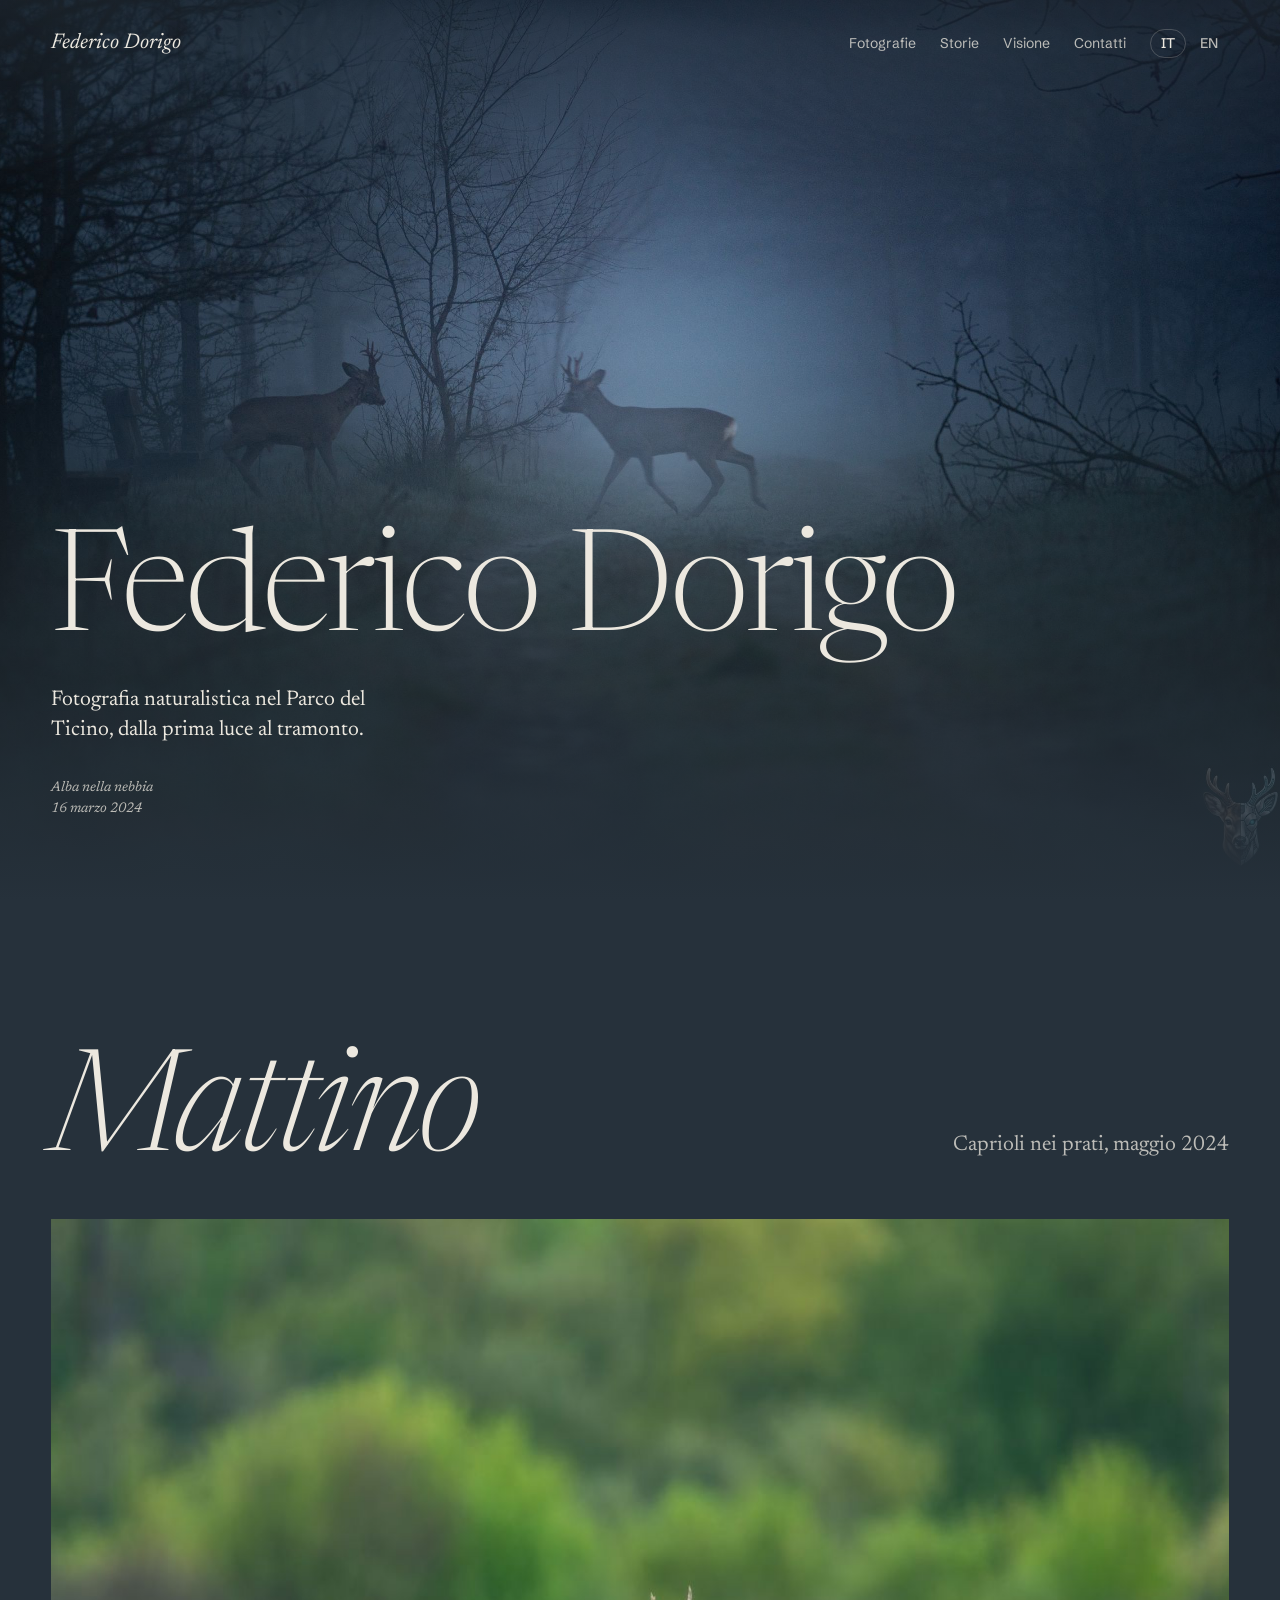
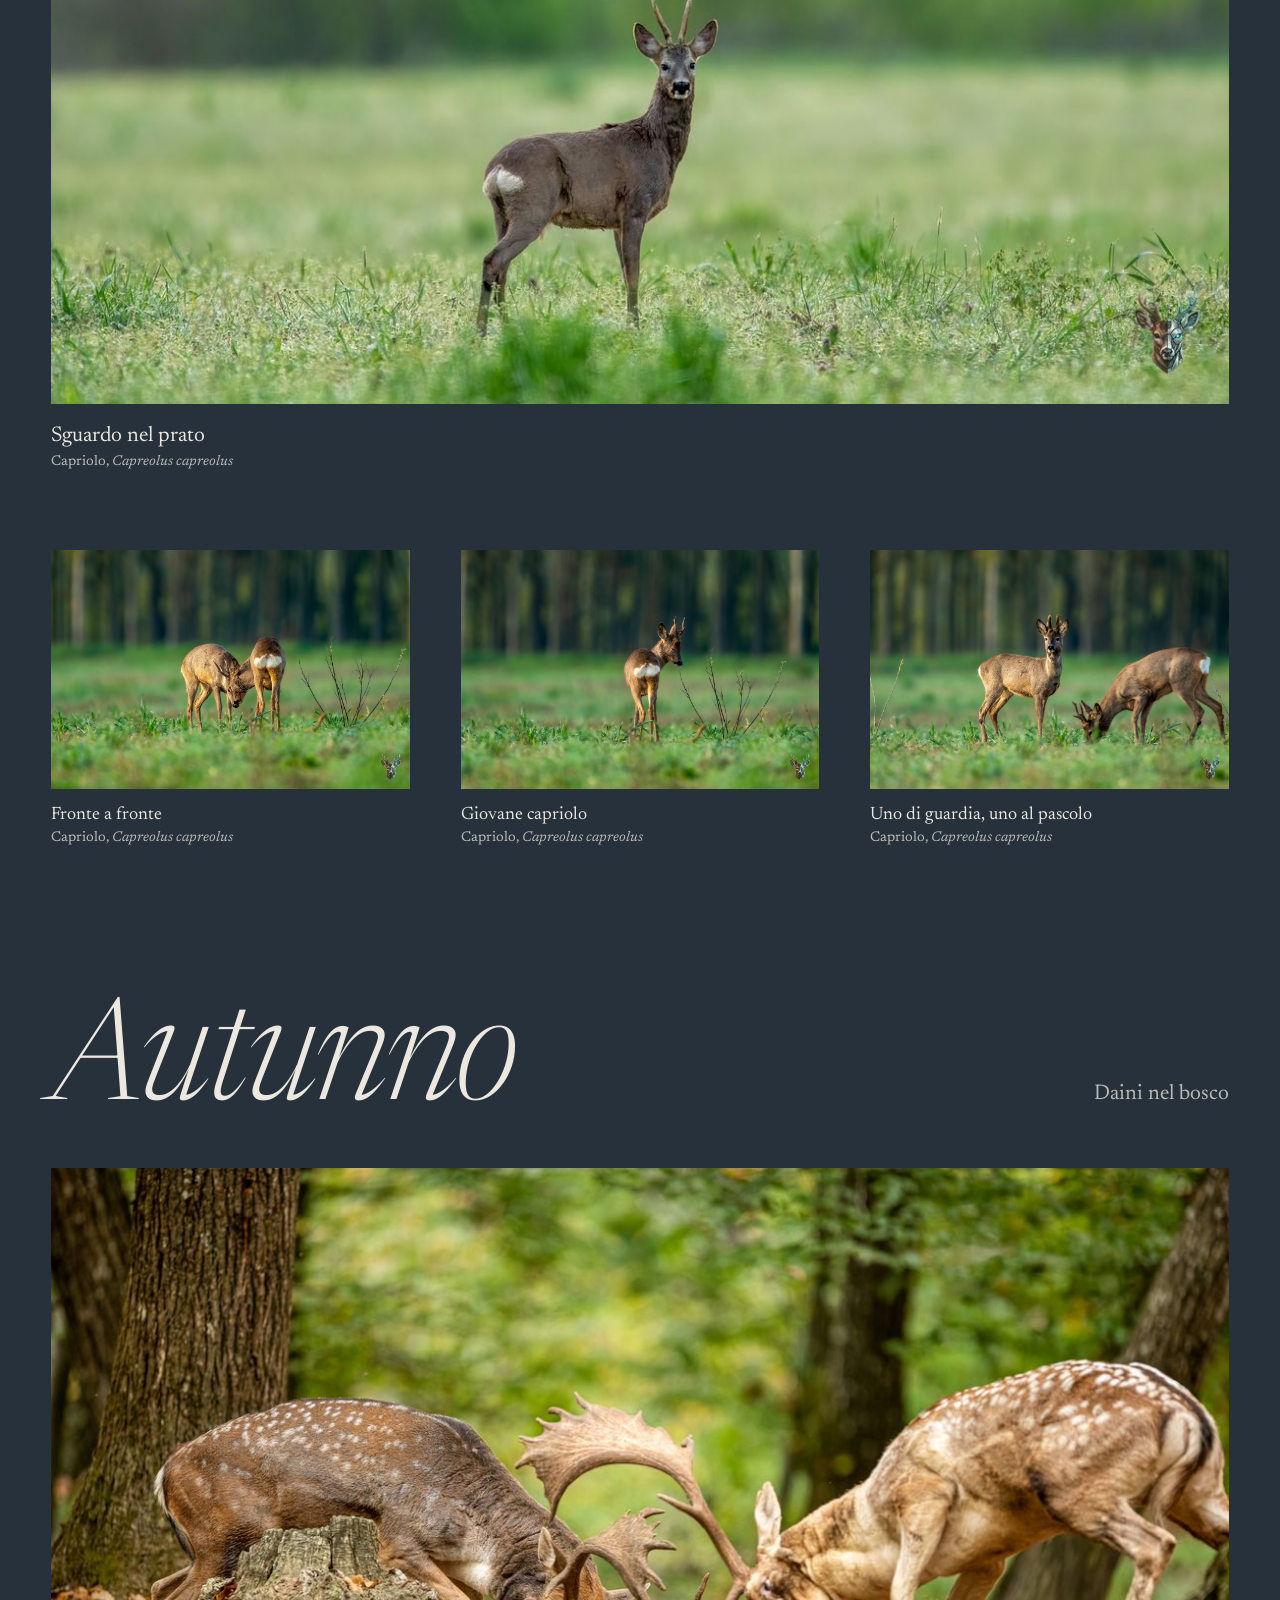
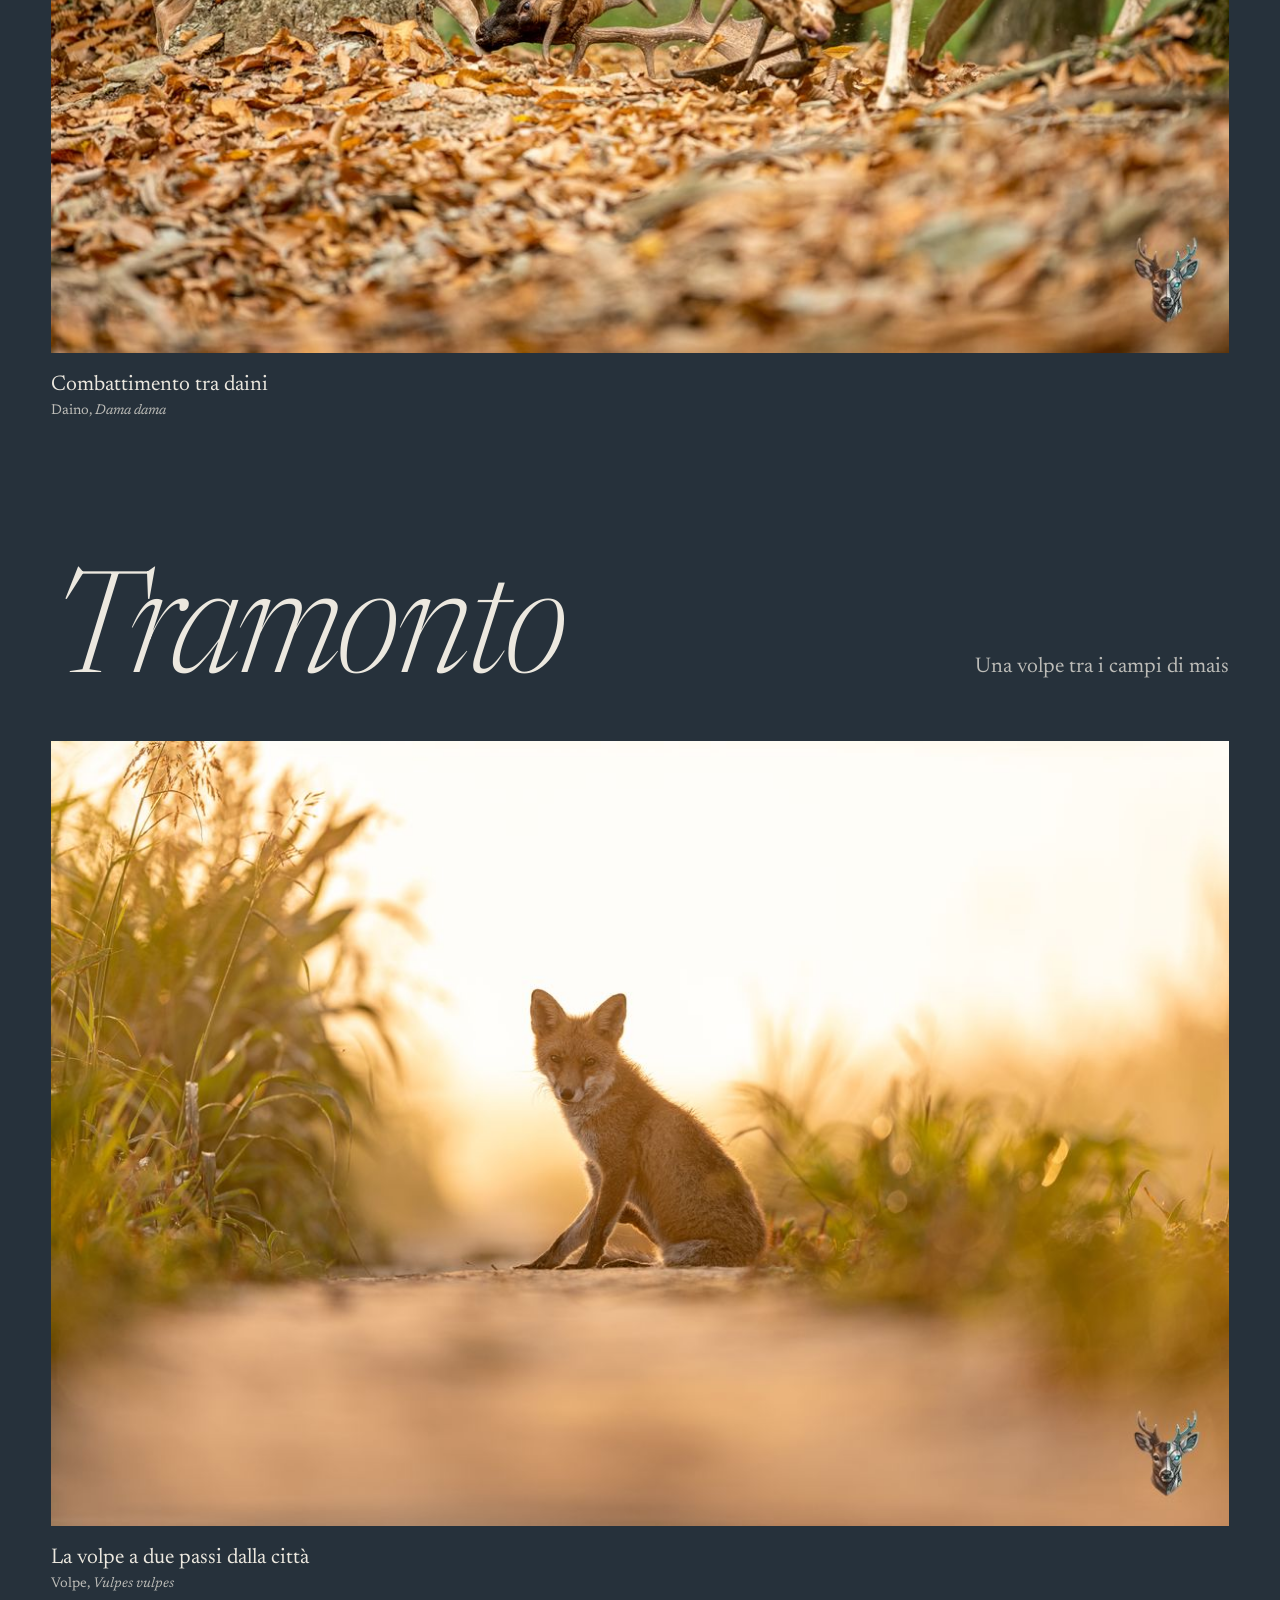
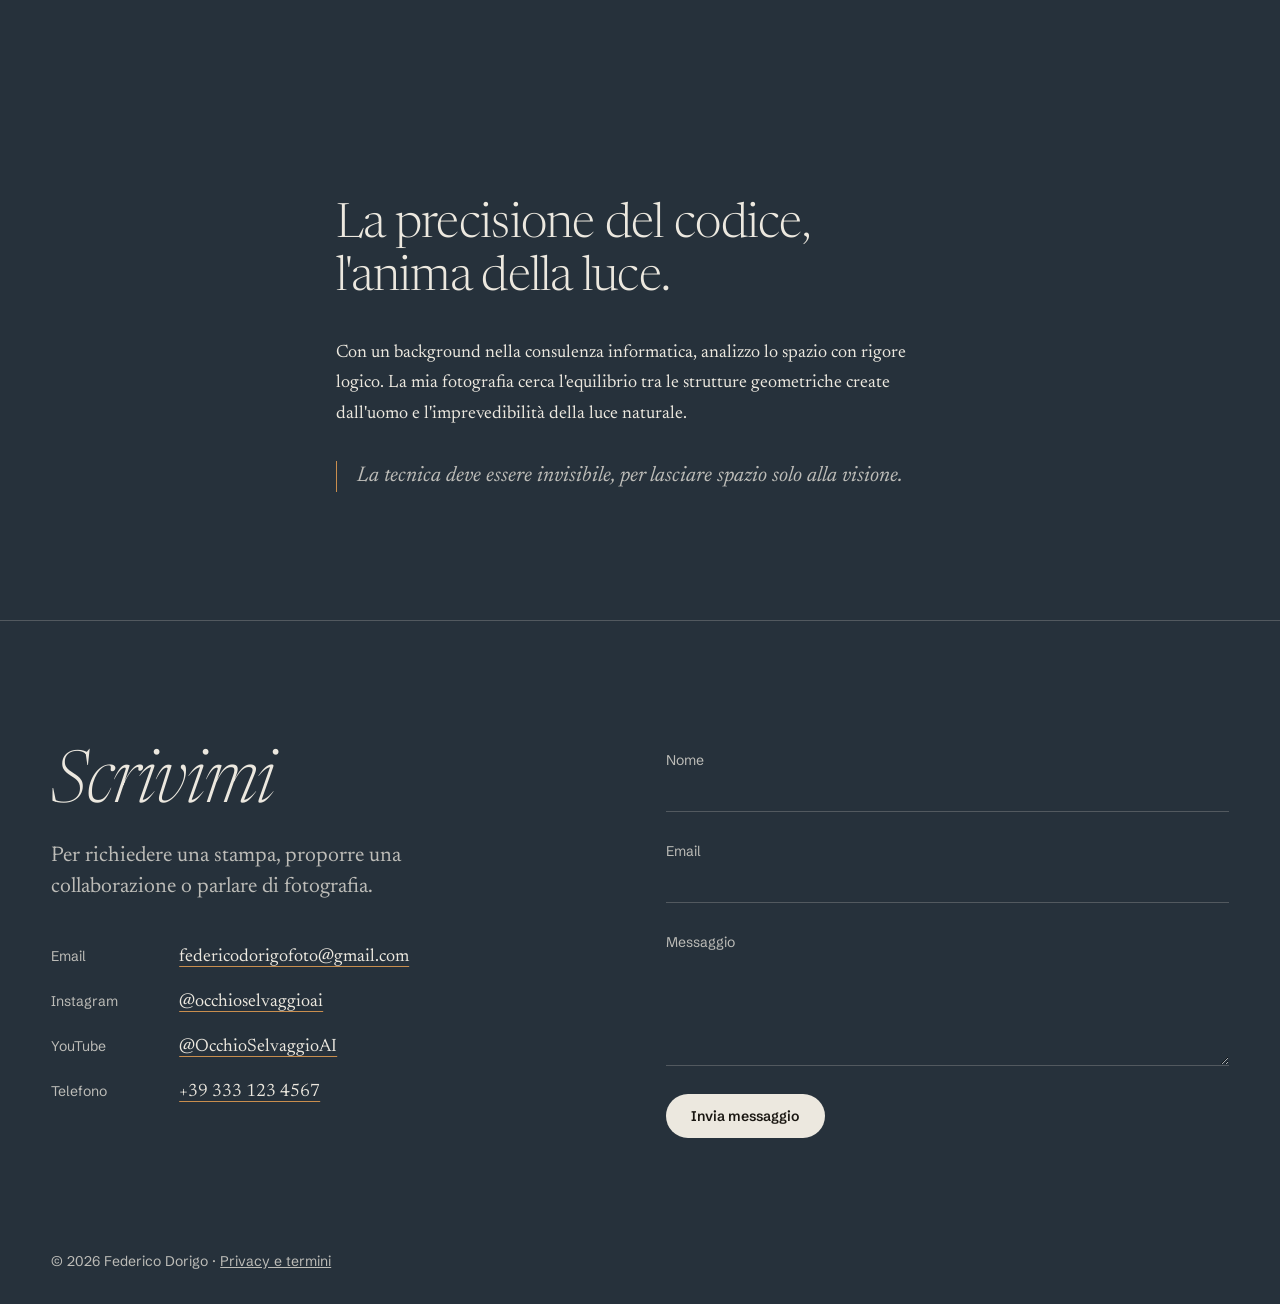
<file: index.html>
<!DOCTYPE html>
<html lang="it" data-title-en="Federico Dorigo | Wildlife photography">
<head>
    <meta charset="UTF-8">
    <meta name="viewport" content="width=device-width, initial-scale=1.0">
    <title>Federico Dorigo | Fotografia naturalistica</title>
    <meta name="description" content="Fotografie di caprioli, daini e volpi nel Parco del Ticino, dall'alba al tramonto.">

    <link rel="preconnect" href="https://fonts.googleapis.com">
    <link rel="preconnect" href="https://fonts.gstatic.com" crossorigin>
    <link href="https://fonts.googleapis.com/css2?family=Newsreader:ital,opsz,wght@0,6..72,200..700;1,6..72,200..700&family=Schibsted+Grotesk:wght@400;500;600&display=swap" rel="stylesheet">

    <link rel="preload" as="image" href="assets/images/web/albe-nella-nebbia-20240316-2400.jpg"
          imagesrcset="assets/images/web/albe-nella-nebbia-20240316-1200.jpg 1200w, assets/images/web/albe-nella-nebbia-20240316-2400.jpg 2400w"
          imagesizes="100vw">
    <link rel="stylesheet" href="assets/css/style.css">
</head>
<body data-tone="fog">

    <a class="skip-link" href="#giornata" data-en="Skip to the photographs">Vai alle fotografie</a>

    <header class="site-header">
        <a class="wordmark" href="index.html">Federico Dorigo</a>
        <nav class="site-nav" aria-label="Principale" data-en-aria-label="Main">
            <a href="#giornata" data-en="Photographs">Fotografie</a>
            <a href="blog/blog.html" data-en="Stories">Storie</a>
            <a href="#visione" data-en="About">Visione</a>
            <a href="#contatti" data-en="Contact">Contatti</a>
        </nav>
        <div class="lang-switch" role="group" aria-label="Lingua" data-en-aria-label="Language">
            <button type="button" data-lang="it" aria-pressed="true">IT</button>
            <button type="button" data-lang="en" aria-pressed="false">EN</button>
        </div>
    </header>

    <main>
        <!-- Ingresso: la prima luce, nella nebbia -->
        <section class="hero" data-tone="fog">
            <img class="hero-img"
                 src="assets/images/web/albe-nella-nebbia-20240316-2400.jpg"
                 srcset="assets/images/web/albe-nella-nebbia-20240316-1200.jpg 1200w, assets/images/web/albe-nella-nebbia-20240316-2400.jpg 2400w"
                 sizes="100vw"
                 alt="Due caprioli attraversano un sentiero nel bosco avvolto dalla nebbia blu prima dell'alba"
                 data-en-alt="Two roe deer cross a woodland path wrapped in blue fog before sunrise">
            <div class="hero-text">
                <h1>Federico Dorigo</h1>
                <p class="hero-lede" data-en="Wildlife photography in the Parco del Ticino, from first light to sunset.">Fotografia naturalistica nel Parco del Ticino, dalla prima luce al tramonto.</p>
                <p class="field-note">
                    <span data-en="Dawn in the fog">Alba nella nebbia</span><br>
                    <span data-en="16 March 2024">16 marzo 2024</span>
                </p>
            </div>
        </section>

        <!-- La giornata: le foto in ordine di luce -->
        <div id="giornata" class="day">

            <section class="chapter" data-tone="moss" aria-labelledby="mattino">
                <header class="chapter-head">
                    <h2 id="mattino" data-en="Morning">Mattino</h2>
                    <p data-en="Roe deer in the meadows, May 2024">Caprioli nei prati, maggio 2024</p>
                </header>

                <figure class="photo photo--lead">
                    <button type="button" class="photo-open" aria-label="Apri a schermo intero" data-en-aria-label="View full screen">
                        <img src="assets/images/web/capriolo-202405507-4-2400.jpg"
                             srcset="assets/images/web/capriolo-202405507-4-1200.jpg 1200w, assets/images/web/capriolo-202405507-4-2400.jpg 2400w"
                             sizes="(min-width: 1400px) 1320px, 92vw"
                             width="2400" height="1598" loading="lazy"
                             alt="Un capriolo maschio fermo nel prato guarda verso l'obiettivo, alle spalle una siepe verde sfocata"
                             data-en-alt="A roe buck stands still in the meadow looking toward the lens, a soft green hedge behind him">
                    </button>
                    <figcaption>
                        <span class="photo-title" data-en="Eye to eye in the meadow">Sguardo nel prato</span>
                        <span class="photo-species" data-en="Roe deer, <i>Capreolus capreolus</i>">Capriolo, <i>Capreolus capreolus</i></span>
                    </figcaption>
                </figure>

                <div class="photo-row">
                    <figure class="photo">
                        <button type="button" class="photo-open" aria-label="Apri a schermo intero" data-en-aria-label="View full screen">
                            <img src="assets/images/web/capriolo-202405507-2-1200.jpg"
                                 srcset="assets/images/web/capriolo-202405507-2-1200.jpg 1200w, assets/images/web/capriolo-202405507-2-2400.jpg 2400w"
                                 sizes="(min-width: 900px) 30vw, 92vw"
                                 width="2400" height="1598" loading="lazy"
                                 alt="Due caprioli accostano la testa nel prato davanti a un filare di pioppi"
                                 data-en-alt="Two roe deer press their heads together in the meadow in front of a row of poplars">
                        </button>
                        <figcaption>
                            <span class="photo-title" data-en="Head to head">Fronte a fronte</span>
                            <span class="photo-species" data-en="Roe deer, <i>Capreolus capreolus</i>">Capriolo, <i>Capreolus capreolus</i></span>
                        </figcaption>
                    </figure>

                    <figure class="photo">
                        <button type="button" class="photo-open" aria-label="Apri a schermo intero" data-en-aria-label="View full screen">
                            <img src="assets/images/web/capriolo-202405507-3-1200.jpg"
                                 srcset="assets/images/web/capriolo-202405507-3-1200.jpg 1200w, assets/images/web/capriolo-202405507-3-2400.jpg 2400w"
                                 sizes="(min-width: 900px) 30vw, 92vw"
                                 width="2400" height="1598" loading="lazy"
                                 alt="Un giovane capriolo si volta a guardare indietro tra gli steli d'erba"
                                 data-en-alt="A young roe deer turns to look back between the grass stems">
                        </button>
                        <figcaption>
                            <span class="photo-title" data-en="Young roe deer">Giovane capriolo</span>
                            <span class="photo-species" data-en="Roe deer, <i>Capreolus capreolus</i>">Capriolo, <i>Capreolus capreolus</i></span>
                        </figcaption>
                    </figure>

                    <figure class="photo">
                        <button type="button" class="photo-open" aria-label="Apri a schermo intero" data-en-aria-label="View full screen">
                            <img src="assets/images/web/capriolo-202405507-1200.jpg"
                                 srcset="assets/images/web/capriolo-202405507-1200.jpg 1200w, assets/images/web/capriolo-202405507-2400.jpg 2400w"
                                 sizes="(min-width: 900px) 30vw, 92vw"
                                 width="2400" height="1598" loading="lazy"
                                 alt="Un capriolo maschio in piedi osserva mentre un secondo pascola accanto a lui"
                                 data-en-alt="A roe buck stands watch while a second one grazes beside him">
                        </button>
                        <figcaption>
                            <span class="photo-title" data-en="One keeps watch, one grazes">Uno di guardia, uno al pascolo</span>
                            <span class="photo-species" data-en="Roe deer, <i>Capreolus capreolus</i>">Capriolo, <i>Capreolus capreolus</i></span>
                        </figcaption>
                    </figure>
                </div>
            </section>

            <section class="chapter" data-tone="rust" aria-labelledby="autunno">
                <header class="chapter-head">
                    <h2 id="autunno" data-en="Autumn">Autunno</h2>
                    <p data-en="Fallow deer in the woods">Daini nel bosco</p>
                </header>

                <figure class="photo photo--lead">
                    <button type="button" class="photo-open" aria-label="Apri a schermo intero" data-en-aria-label="View full screen">
                        <img src="assets/images/web/daino-combattimento-1-2400.jpg"
                             srcset="assets/images/web/daino-combattimento-1-1200.jpg 1200w, assets/images/web/daino-combattimento-1-2400.jpg 2400w"
                             sizes="(min-width: 1400px) 1320px, 92vw"
                             width="2400" height="1600" loading="lazy"
                             alt="Due daini maschi si scontrano con i palchi incrociati sulle foglie secche del bosco"
                             data-en-alt="Two fallow bucks clash with locked antlers on the dry leaves of the forest floor">
                    </button>
                    <figcaption>
                        <span class="photo-title" data-en="Fallow bucks fighting">Combattimento tra daini</span>
                        <span class="photo-species" data-en="Fallow deer, <i>Dama dama</i>">Daino, <i>Dama dama</i></span>
                    </figcaption>
                </figure>
            </section>

            <section class="chapter" data-tone="dusk" aria-labelledby="tramonto">
                <header class="chapter-head">
                    <h2 id="tramonto" data-en="Sunset">Tramonto</h2>
                    <p data-en="A fox between the cornfields">Una volpe tra i campi di mais</p>
                </header>

                <figure class="photo photo--lead">
                    <button type="button" class="photo-open" aria-label="Apri a schermo intero" data-en-aria-label="View full screen">
                        <img src="assets/images/web/fired-fox-2400.jpg"
                             srcset="assets/images/web/fired-fox-1200.jpg 1200w, assets/images/web/fired-fox-2400.jpg 2400w"
                             sizes="(min-width: 1400px) 1320px, 92vw"
                             width="2400" height="1600" loading="lazy"
                             alt="Una giovane volpe seduta su una strada sterrata tra il mais, in controluce nel sole del tramonto"
                             data-en-alt="A young fox sits on a dirt track between the corn, backlit by the setting sun">
                    </button>
                    <figcaption>
                        <span class="photo-title" data-en="A fox a few steps from town">La volpe a due passi dalla città</span>
                        <span class="photo-species" data-en="Red fox, <i>Vulpes vulpes</i>">Volpe, <i>Vulpes vulpes</i></span>
                    </figcaption>
                </figure>
            </section>
        </div>

        <section id="visione" class="about" data-tone="night" aria-labelledby="visione-title">
            <div class="about-inner">
                <h2 id="visione-title" data-en="The precision of code, the soul of light.">La precisione del codice, l'anima della luce.</h2>
                <p data-en="With a background in IT consulting, I read space with logical rigour. My photography looks for the balance between the structures people build and the unpredictability of natural light.">Con un background nella consulenza informatica, analizzo lo spazio con rigore logico. La mia fotografia cerca l'equilibrio tra le strutture geometriche create dall'uomo e l'imprevedibilità della luce naturale.</p>
                <blockquote>
                    <p data-en="Technique should be invisible, so that only the vision remains.">La tecnica deve essere invisibile, per lasciare spazio solo alla visione.</p>
                </blockquote>
            </div>
        </section>
    </main>

    <footer id="contatti" class="contact" data-tone="night" aria-labelledby="contatti-title">
        <div class="contact-inner">
            <div class="contact-info">
                <h2 id="contatti-title" data-en="Write to me">Scrivimi</h2>
                <p data-en="To order a print, propose a collaboration or talk about photography.">Per richiedere una stampa, proporre una collaborazione o parlare di fotografia.</p>

                <!-- Sostituisci il telefono con il tuo numero reale -->
                <dl class="contact-list">
                    <div>
                        <dt>Email</dt>
                        <dd><a href="mailto:federicodorigofoto@gmail.com">federicodorigofoto@gmail.com</a></dd>
                    </div>
                    <div>
                        <dt>Instagram</dt>
                        <dd><a href="https://www.instagram.com/occhioselvaggioai/" target="_blank" rel="noopener noreferrer">@occhioselvaggioai</a></dd>
                    </div>
                    <div>
                        <dt>YouTube</dt>
                        <dd><a href="https://www.youtube.com/@OcchioSelvaggioAI" target="_blank" rel="noopener noreferrer">@OcchioSelvaggioAI</a></dd>
                    </div>
                    <div>
                        <dt data-en="Phone">Telefono</dt>
                        <dd><a href="tel:+393331234567">+39 333 123 4567</a></dd>
                    </div>
                </dl>
            </div>

            <!-- Formspree: sostituisci tuo-id-formspree con l'ID del tuo form -->
            <form action="https://formspree.io/f/tuo-id-formspree" method="POST" class="contact-form">
                <label for="name" data-en="Name">Nome</label>
                <input type="text" id="name" name="name" autocomplete="name" required>

                <label for="email">Email</label>
                <input type="email" id="email" name="email" autocomplete="email" required>

                <label for="message" data-en="Message">Messaggio</label>
                <textarea id="message" name="message" rows="5" required></textarea>

                <button type="submit" class="btn" data-en="Send message">Invia messaggio</button>
            </form>
        </div>
        <p class="colophon">&copy; 2026 Federico Dorigo · <a href="privacy.html" data-en="Privacy and terms">Privacy e termini</a></p>
    </footer>

    <dialog class="lightbox" id="lightbox" aria-label="Fotografia a schermo intero" data-en-aria-label="Full screen photograph">
        <img class="lightbox-img" alt="">
        <p class="lightbox-caption"></p>
        <div class="lightbox-controls">
            <button type="button" class="lb-prev" data-en="Previous">Precedente</button>
            <button type="button" class="lb-next" data-en="Next">Successiva</button>
            <button type="button" class="lb-close" data-en="Close">Chiudi</button>
        </div>
    </dialog>

    <script src="assets/js/script.js"></script>
</body>
</html>
</file>
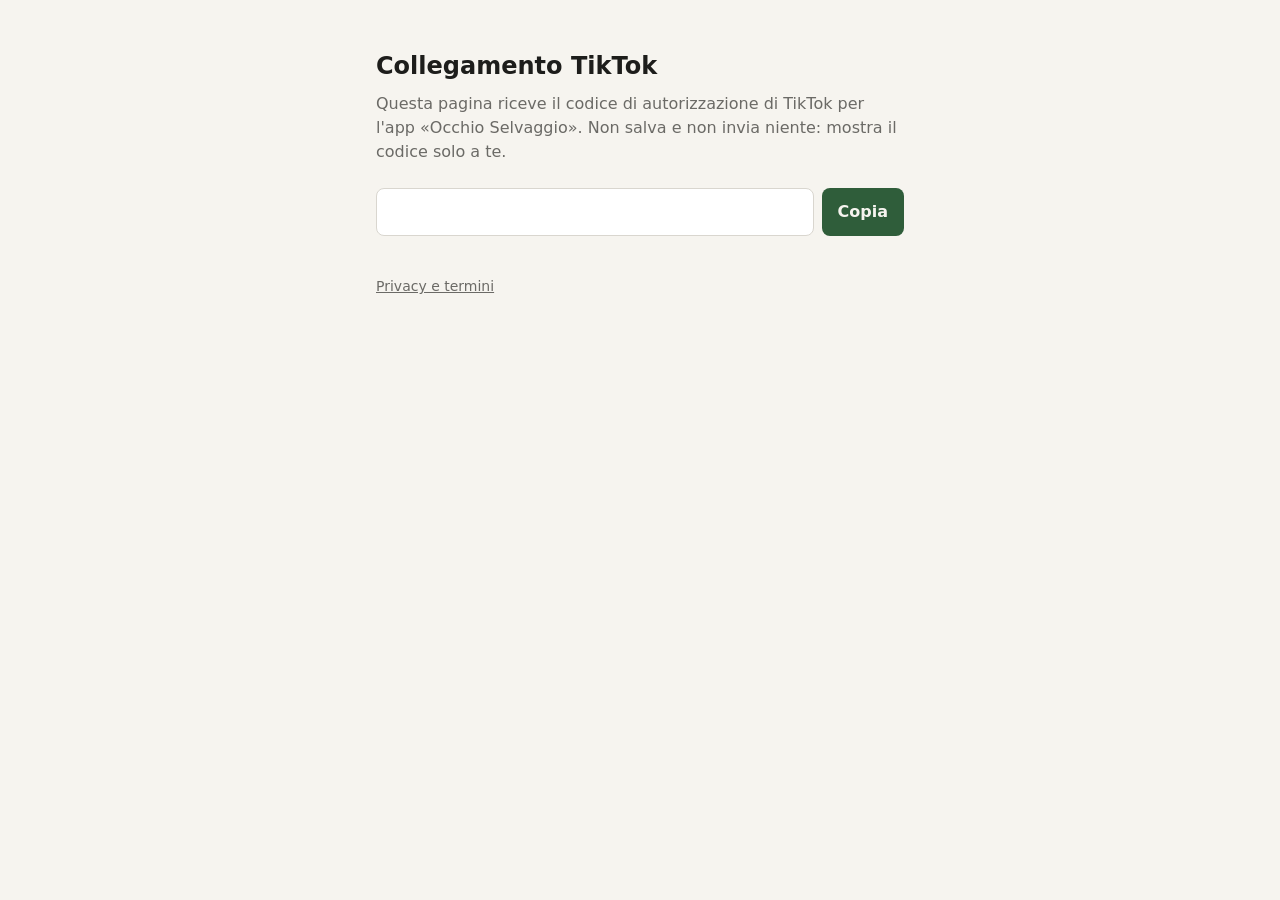
<file: tiktok/index.html>
<!DOCTYPE html>
<html lang="it">
<head>
    <meta charset="UTF-8">
    <meta name="viewport" content="width=device-width, initial-scale=1.0">
    <meta name="robots" content="noindex">
    <title>Collegamento TikTok | Occhio Selvaggio</title>
    <style>
        :root { --bg: #f6f4ef; --fg: #1d1d1b; --muted: #6b6a66; --box: #ffffff; --line: #d9d6cf; --accent: #2f5d3a; }
        @media (prefers-color-scheme: dark) {
            :root { --bg: #141513; --fg: #ecebe6; --muted: #a3a29c; --box: #1f201d; --line: #3a3b36; --accent: #8fc79c; }
        }
        * { box-sizing: border-box; }
        body { margin: 0; background: var(--bg); color: var(--fg); font: 16px/1.5 system-ui, -apple-system, "Segoe UI", sans-serif; }
        main { max-width: 560px; margin: 0 auto; padding: 48px 16px; }
        h1 { font-size: 1.5rem; margin: 0 0 8px; }
        p { color: var(--muted); margin: 0 0 16px; }
        .code { display: flex; gap: 8px; margin: 24px 0 8px; }
        input { flex: 1; min-width: 0; padding: 12px; font: 14px ui-monospace, Consolas, monospace; color: var(--fg); background: var(--box); border: 1px solid var(--line); border-radius: 8px; }
        button { padding: 12px 16px; font: inherit; font-weight: 600; color: var(--bg); background: var(--accent); border: 0; border-radius: 8px; cursor: pointer; }
        .error { color: #c0392b; }
        footer { margin-top: 40px; font-size: 0.875rem; color: var(--muted); }
        footer a { color: inherit; }
    </style>
</head>
<body>
<main>
    <h1 id="title">Collegamento TikTok</h1>
    <p id="text">Questa pagina riceve il codice di autorizzazione di TikTok per l'app «Occhio Selvaggio». Non salva e non invia niente: mostra il codice solo a te.</p>
    <div class="code" id="box" hidden>
        <input id="code" readonly aria-label="Codice di autorizzazione">
        <button type="button" id="copy">Copia</button>
    </div>
    <p id="hint" hidden>Incolla il codice nel programma entro qualche minuto: scade presto e vale una volta sola.</p>
    <footer><a href="../privacy.html">Privacy e termini</a></footer>
</main>
<script>
    (function () {
        var params = new URLSearchParams(window.location.search);
        var code = params.get("code");
        var error = params.get("error");
        var title = document.getElementById("title");
        var text = document.getElementById("text");
        if (code) {
            title.textContent = "Autorizzazione riuscita";
            text.textContent = "Ecco il codice per collegare il tuo account TikTok al programma.";
            document.getElementById("code").value = code;
            document.getElementById("box").hidden = false;
            document.getElementById("hint").hidden = false;
            document.getElementById("copy").addEventListener("click", function () {
                var field = document.getElementById("code");
                field.select();
                var done = function () { document.getElementById("copy").textContent = "Copiato"; };
                if (navigator.clipboard) {
                    navigator.clipboard.writeText(field.value).then(done, function () { document.execCommand("copy"); done(); });
                } else {
                    document.execCommand("copy");
                    done();
                }
            });
        } else if (error) {
            title.textContent = "Autorizzazione non riuscita";
            text.textContent = "TikTok ha risposto: " + error + (params.get("error_description") ? " (" + params.get("error_description") + ")" : "") + ".";
            text.className = "error";
        }
    })();
</script>
</body>
</html>
</file>
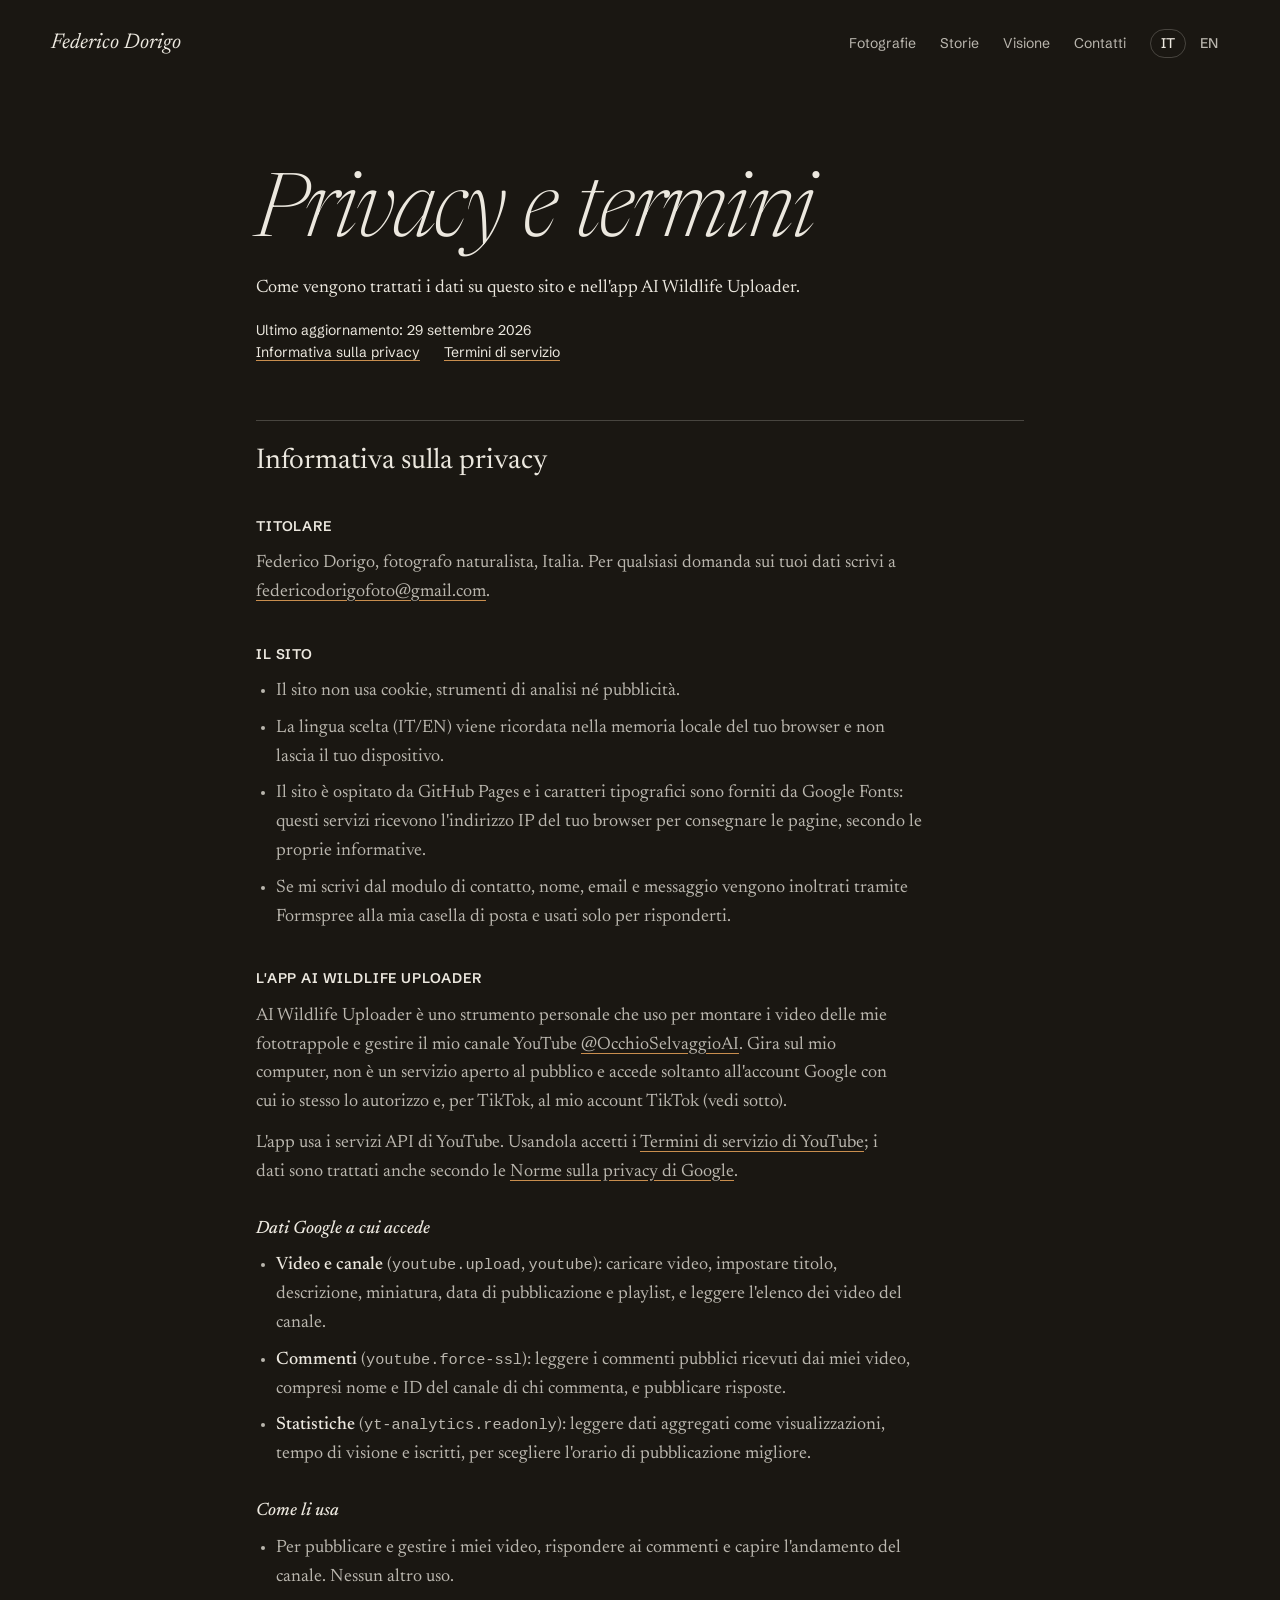
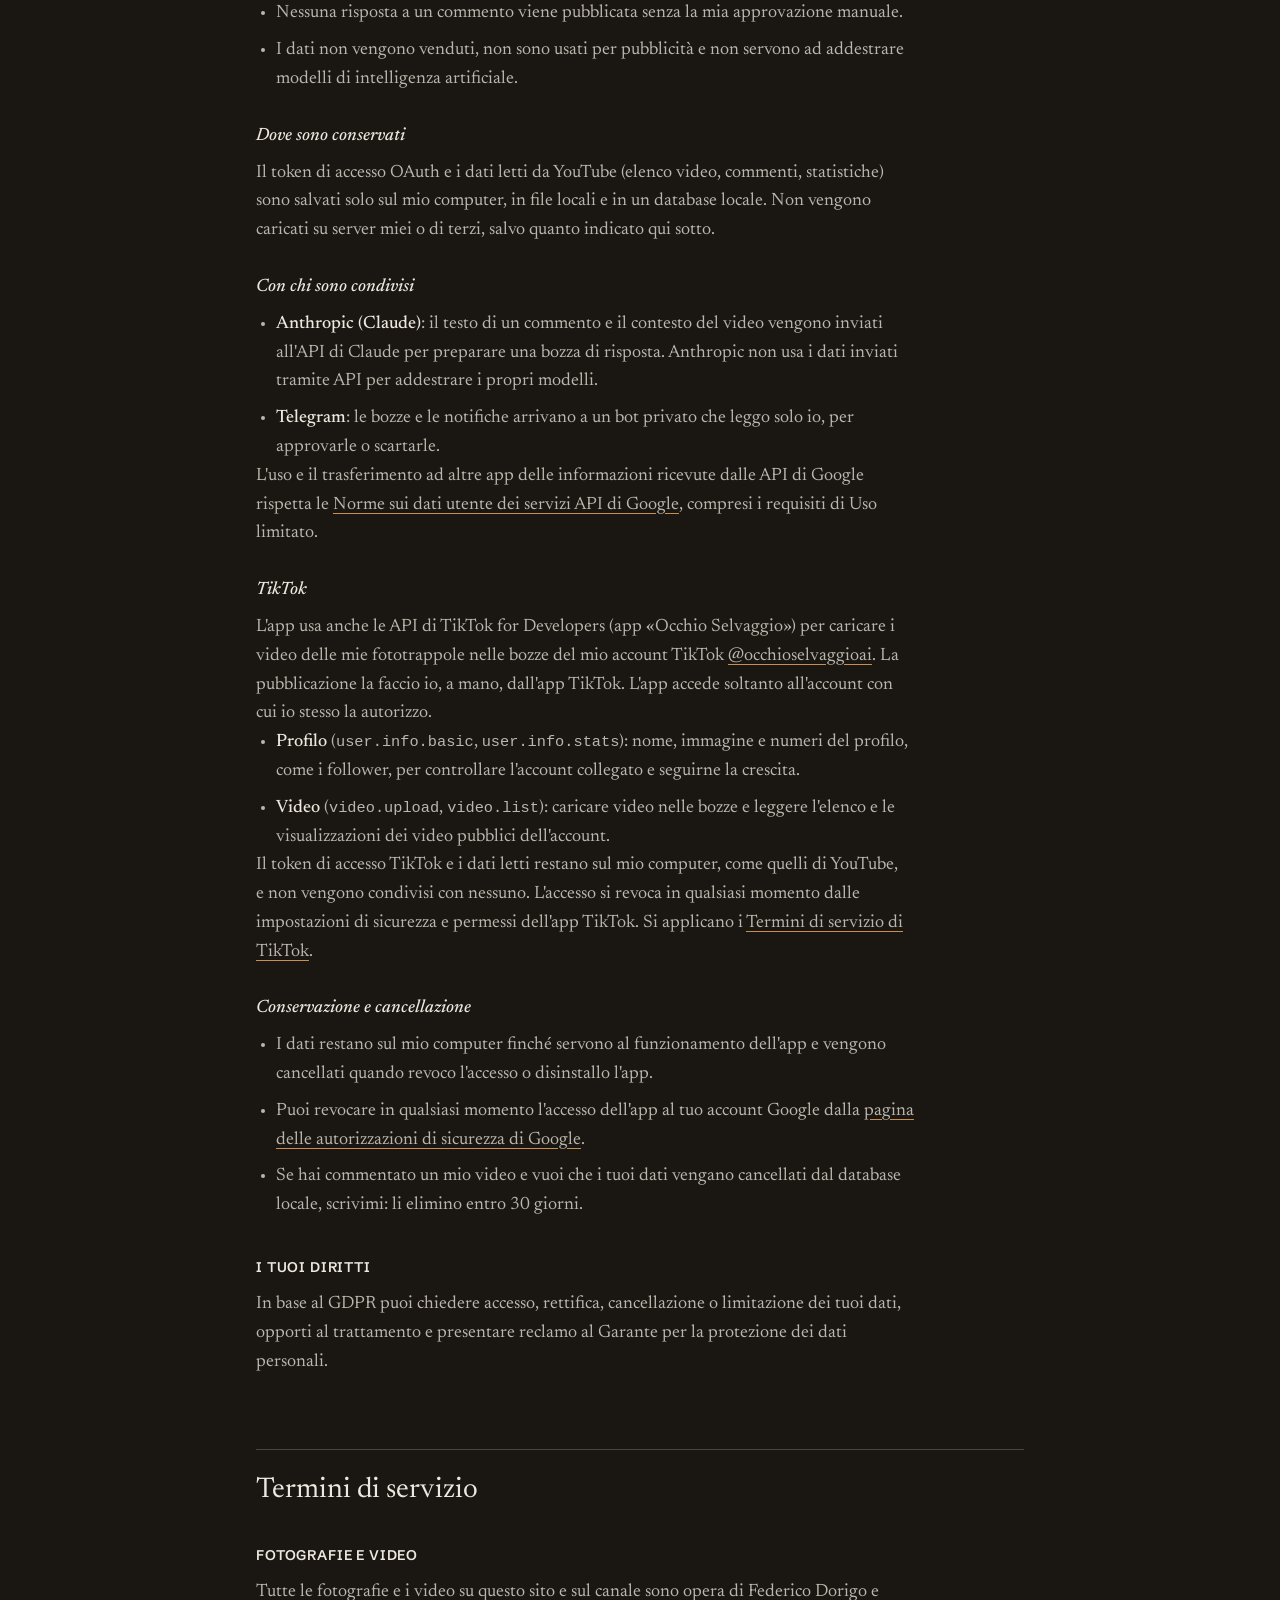
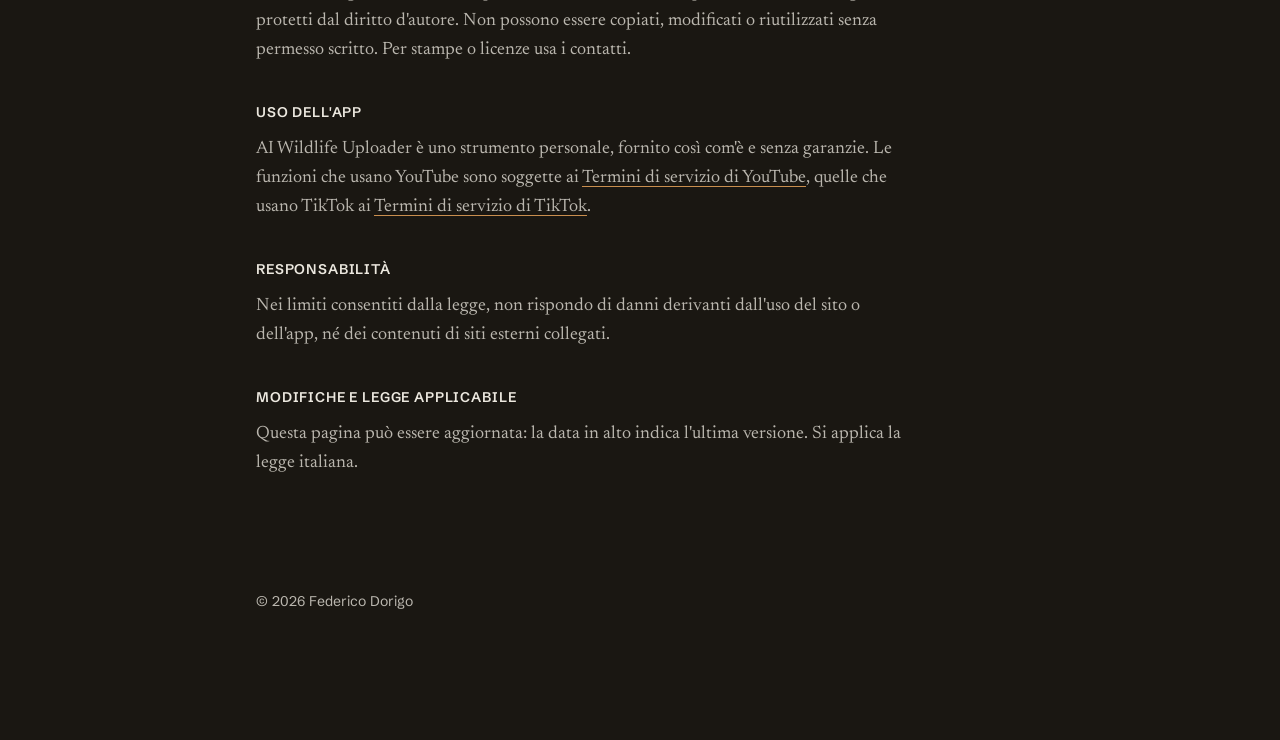
<file: privacy.html>
<!DOCTYPE html>
<html lang="it" data-title-en="Privacy and Terms | Federico Dorigo">
<head>
    <meta charset="UTF-8">
    <meta name="viewport" content="width=device-width, initial-scale=1.0">
    <title>Privacy e termini | Federico Dorigo</title>
    <meta name="description" content="Informativa sulla privacy e termini di servizio del sito di Federico Dorigo e dell'app AI Wildlife Uploader. Privacy policy and terms of service.">

    <link rel="preconnect" href="https://fonts.googleapis.com">
    <link rel="preconnect" href="https://fonts.gstatic.com" crossorigin>
    <link href="https://fonts.googleapis.com/css2?family=Newsreader:ital,opsz,wght@0,6..72,200..700;1,6..72,200..700&family=Schibsted+Grotesk:wght@400;500;600&display=swap" rel="stylesheet">

    <link rel="stylesheet" href="assets/css/style.css">
</head>
<body class="page-blog" data-tone="night">

    <header class="site-header">
        <a class="wordmark" href="index.html">Federico Dorigo</a>
        <nav class="site-nav" aria-label="Principale" data-en-aria-label="Main">
            <a href="index.html#giornata" data-en="Photographs">Fotografie</a>
            <a href="blog/blog.html" data-en="Stories">Storie</a>
            <a href="index.html#visione" data-en="About">Visione</a>
            <a href="index.html#contatti" data-en="Contact">Contatti</a>
        </nav>
        <div class="lang-switch" role="group" aria-label="Lingua" data-en-aria-label="Language">
            <button type="button" data-lang="it" aria-pressed="true">IT</button>
            <button type="button" data-lang="en" aria-pressed="false">EN</button>
        </div>
    </header>

    <!-- Italiano e inglese sono entrambi nel markup: il CSS mostra quello di <html lang> -->
    <main class="blog legal">

        <!-- ================= ITALIANO ================= -->
        <div class="legal-lang" lang="it">
            <header>
                <h1>Privacy e termini</h1>
                <p>Come vengono trattati i dati su questo sito e nell'app AI Wildlife Uploader.</p>
                <p class="legal-meta">Ultimo aggiornamento: 29 settembre 2026</p>
            </header>

            <nav class="legal-toc" aria-label="Indice">
                <a href="#privacy-it">Informativa sulla privacy</a>
                <a href="#termini-it">Termini di servizio</a>
            </nav>

            <section id="privacy-it">
                <h2>Informativa sulla privacy</h2>

                <h3>Titolare</h3>
                <p>Federico Dorigo, fotografo naturalista, Italia. Per qualsiasi domanda sui tuoi dati scrivi a <a href="mailto:federicodorigofoto@gmail.com">federicodorigofoto@gmail.com</a>.</p>

                <h3>Il sito</h3>
                <ul>
                    <li>Il sito non usa cookie, strumenti di analisi né pubblicità.</li>
                    <li>La lingua scelta (IT/EN) viene ricordata nella memoria locale del tuo browser e non lascia il tuo dispositivo.</li>
                    <li>Il sito è ospitato da GitHub Pages e i caratteri tipografici sono forniti da Google Fonts: questi servizi ricevono l'indirizzo IP del tuo browser per consegnare le pagine, secondo le proprie informative.</li>
                    <li>Se mi scrivi dal modulo di contatto, nome, email e messaggio vengono inoltrati tramite Formspree alla mia casella di posta e usati solo per risponderti.</li>
                </ul>

                <h3>L'app AI Wildlife Uploader</h3>
                <p>AI Wildlife Uploader è uno strumento personale che uso per montare i video delle mie fototrappole e gestire il mio canale YouTube <a href="https://www.youtube.com/@OcchioSelvaggioAI" target="_blank" rel="noopener noreferrer">@OcchioSelvaggioAI</a>. Gira sul mio computer, non è un servizio aperto al pubblico e accede soltanto all'account Google con cui io stesso lo autorizzo e, per TikTok, al mio account TikTok (vedi sotto).</p>

                <p>L'app usa i servizi API di YouTube. Usandola accetti i <a href="https://www.youtube.com/t/terms" target="_blank" rel="noopener noreferrer">Termini di servizio di YouTube</a>; i dati sono trattati anche secondo le <a href="https://policies.google.com/privacy" target="_blank" rel="noopener noreferrer">Norme sulla privacy di Google</a>.</p>

                <h4>Dati Google a cui accede</h4>
                <ul>
                    <li><strong>Video e canale</strong> (<code>youtube.upload</code>, <code>youtube</code>): caricare video, impostare titolo, descrizione, miniatura, data di pubblicazione e playlist, e leggere l'elenco dei video del canale.</li>
                    <li><strong>Commenti</strong> (<code>youtube.force-ssl</code>): leggere i commenti pubblici ricevuti dai miei video, compresi nome e ID del canale di chi commenta, e pubblicare risposte.</li>
                    <li><strong>Statistiche</strong> (<code>yt-analytics.readonly</code>): leggere dati aggregati come visualizzazioni, tempo di visione e iscritti, per scegliere l'orario di pubblicazione migliore.</li>
                </ul>

                <h4>Come li usa</h4>
                <ul>
                    <li>Per pubblicare e gestire i miei video, rispondere ai commenti e capire l'andamento del canale. Nessun altro uso.</li>
                    <li>Nessuna risposta a un commento viene pubblicata senza la mia approvazione manuale.</li>
                    <li>I dati non vengono venduti, non sono usati per pubblicità e non servono ad addestrare modelli di intelligenza artificiale.</li>
                </ul>

                <h4>Dove sono conservati</h4>
                <p>Il token di accesso OAuth e i dati letti da YouTube (elenco video, commenti, statistiche) sono salvati solo sul mio computer, in file locali e in un database locale. Non vengono caricati su server miei o di terzi, salvo quanto indicato qui sotto.</p>

                <h4>Con chi sono condivisi</h4>
                <ul>
                    <li><strong>Anthropic (Claude)</strong>: il testo di un commento e il contesto del video vengono inviati all'API di Claude per preparare una bozza di risposta. Anthropic non usa i dati inviati tramite API per addestrare i propri modelli.</li>
                    <li><strong>Telegram</strong>: le bozze e le notifiche arrivano a un bot privato che leggo solo io, per approvarle o scartarle.</li>
                </ul>
                <p>L'uso e il trasferimento ad altre app delle informazioni ricevute dalle API di Google rispetta le <a href="https://developers.google.com/terms/api-services-user-data-policy" target="_blank" rel="noopener noreferrer">Norme sui dati utente dei servizi API di Google</a>, compresi i requisiti di Uso limitato.</p>

                <h4>TikTok</h4>
                <p>L'app usa anche le API di TikTok for Developers (app «Occhio Selvaggio») per caricare i video delle mie fototrappole nelle bozze del mio account TikTok <a href="https://www.tiktok.com/@occhioselvaggioai" target="_blank" rel="noopener noreferrer">@occhioselvaggioai</a>. La pubblicazione la faccio io, a mano, dall'app TikTok. L'app accede soltanto all'account con cui io stesso la autorizzo.</p>
                <ul>
                    <li><strong>Profilo</strong> (<code>user.info.basic</code>, <code>user.info.stats</code>): nome, immagine e numeri del profilo, come i follower, per controllare l'account collegato e seguirne la crescita.</li>
                    <li><strong>Video</strong> (<code>video.upload</code>, <code>video.list</code>): caricare video nelle bozze e leggere l'elenco e le visualizzazioni dei video pubblici dell'account.</li>
                </ul>
                <p>Il token di accesso TikTok e i dati letti restano sul mio computer, come quelli di YouTube, e non vengono condivisi con nessuno. L'accesso si revoca in qualsiasi momento dalle impostazioni di sicurezza e permessi dell'app TikTok. Si applicano i <a href="https://www.tiktok.com/legal/terms-of-service" target="_blank" rel="noopener noreferrer">Termini di servizio di TikTok</a>.</p>

                <h4>Conservazione e cancellazione</h4>
                <ul>
                    <li>I dati restano sul mio computer finché servono al funzionamento dell'app e vengono cancellati quando revoco l'accesso o disinstallo l'app.</li>
                    <li>Puoi revocare in qualsiasi momento l'accesso dell'app al tuo account Google dalla <a href="https://security.google.com/settings/security/permissions" target="_blank" rel="noopener noreferrer">pagina delle autorizzazioni di sicurezza di Google</a>.</li>
                    <li>Se hai commentato un mio video e vuoi che i tuoi dati vengano cancellati dal database locale, scrivimi: li elimino entro 30 giorni.</li>
                </ul>

                <h3>I tuoi diritti</h3>
                <p>In base al GDPR puoi chiedere accesso, rettifica, cancellazione o limitazione dei tuoi dati, opporti al trattamento e presentare reclamo al Garante per la protezione dei dati personali.</p>
            </section>

            <section id="termini-it">
                <h2>Termini di servizio</h2>

                <h3>Fotografie e video</h3>
                <p>Tutte le fotografie e i video su questo sito e sul canale sono opera di Federico Dorigo e protetti dal diritto d'autore. Non possono essere copiati, modificati o riutilizzati senza permesso scritto. Per stampe o licenze usa i contatti.</p>

                <h3>Uso dell'app</h3>
                <p>AI Wildlife Uploader è uno strumento personale, fornito così com'è e senza garanzie. Le funzioni che usano YouTube sono soggette ai <a href="https://www.youtube.com/t/terms" target="_blank" rel="noopener noreferrer">Termini di servizio di YouTube</a>, quelle che usano TikTok ai <a href="https://www.tiktok.com/legal/terms-of-service" target="_blank" rel="noopener noreferrer">Termini di servizio di TikTok</a>.</p>

                <h3>Responsabilità</h3>
                <p>Nei limiti consentiti dalla legge, non rispondo di danni derivanti dall'uso del sito o dell'app, né dei contenuti di siti esterni collegati.</p>

                <h3>Modifiche e legge applicabile</h3>
                <p>Questa pagina può essere aggiornata: la data in alto indica l'ultima versione. Si applica la legge italiana.</p>
            </section>
        </div>

        <!-- ================= ENGLISH ================= -->
        <div class="legal-lang" lang="en">
            <header>
                <h1>Privacy and terms</h1>
                <p>How data is handled on this website and in the AI Wildlife Uploader app.</p>
                <p class="legal-meta">Last updated: 29 September 2026</p>
            </header>

            <nav class="legal-toc" aria-label="Contents">
                <a href="#privacy-en">Privacy policy</a>
                <a href="#terms-en">Terms of service</a>
            </nav>

            <section id="privacy-en">
                <h2>Privacy policy</h2>

                <h3>Data controller</h3>
                <p>Federico Dorigo, wildlife photographer, Italy. For any question about your data, write to <a href="mailto:federicodorigofoto@gmail.com">federicodorigofoto@gmail.com</a>.</p>

                <h3>The website</h3>
                <ul>
                    <li>The website uses no cookies, analytics or advertising.</li>
                    <li>Your language choice (IT/EN) is remembered in your browser's local storage and never leaves your device.</li>
                    <li>The site is hosted on GitHub Pages and its fonts are served by Google Fonts: these services receive your browser's IP address to deliver the pages, under their own privacy policies.</li>
                    <li>If you write to me through the contact form, your name, email and message are forwarded to my inbox via Formspree and used only to reply to you.</li>
                </ul>

                <h3>The AI Wildlife Uploader app</h3>
                <p>AI Wildlife Uploader is a personal tool I use to edit my camera-trap videos and manage my YouTube channel <a href="https://www.youtube.com/@OcchioSelvaggioAI" target="_blank" rel="noopener noreferrer">@OcchioSelvaggioAI</a>. It runs on my own computer, is not a public service, and only accesses the Google account I authorize it with myself and, for TikTok, my TikTok account (see below).</p>

                <p>The app uses YouTube API Services. By using it you agree to be bound by the <a href="https://www.youtube.com/t/terms" target="_blank" rel="noopener noreferrer">YouTube Terms of Service</a>; data is also handled under the <a href="https://policies.google.com/privacy" target="_blank" rel="noopener noreferrer">Google Privacy Policy</a>.</p>

                <h4>Google data it accesses</h4>
                <ul>
                    <li><strong>Videos and channel</strong> (<code>youtube.upload</code>, <code>youtube</code>): upload videos, set title, description, thumbnail, publish time and playlists, and read the channel's list of videos.</li>
                    <li><strong>Comments</strong> (<code>youtube.force-ssl</code>): read public comments left on my videos, including the commenter's display name and channel ID, and post replies.</li>
                    <li><strong>Statistics</strong> (<code>yt-analytics.readonly</code>): read aggregate data such as views, watch time and subscribers, to pick the best publishing time.</li>
                </ul>

                <h4>How it uses that data</h4>
                <ul>
                    <li>To publish and manage my videos, reply to comments and understand how the channel is doing. Nothing else.</li>
                    <li>No reply to a comment is published without my manual approval.</li>
                    <li>Data is never sold, never used for advertising and never used to train artificial intelligence models.</li>
                </ul>

                <h4>Where it is stored</h4>
                <p>The OAuth access token and the data read from YouTube (video list, comments, statistics) are stored only on my computer, in local files and a local database. They are not uploaded to my own or third-party servers, except as described below.</p>

                <h4>Who it is shared with</h4>
                <ul>
                    <li><strong>Anthropic (Claude)</strong>: the text of a comment and the context of the video are sent to the Claude API to draft a reply. Anthropic does not use data sent through its API to train its models.</li>
                    <li><strong>Telegram</strong>: drafts and notifications go to a private bot that only I read, so I can approve or discard them.</li>
                </ul>
                <p>The app's use and transfer to any other app of information received from Google APIs will adhere to the <a href="https://developers.google.com/terms/api-services-user-data-policy" target="_blank" rel="noopener noreferrer">Google API Services User Data Policy</a>, including the Limited Use requirements.</p>

                <h4>TikTok</h4>
                <p>The app also uses the TikTok for Developers APIs (app "Occhio Selvaggio") to upload my camera-trap videos to the drafts of my TikTok account <a href="https://www.tiktok.com/@occhioselvaggioai" target="_blank" rel="noopener noreferrer">@occhioselvaggioai</a>. I publish them myself, by hand, from the TikTok app. The app only accesses the account I authorize it with myself.</p>
                <ul>
                    <li><strong>Profile</strong> (<code>user.info.basic</code>, <code>user.info.stats</code>): name, picture and profile numbers such as followers, to check the connected account and follow its growth.</li>
                    <li><strong>Videos</strong> (<code>video.upload</code>, <code>video.list</code>): upload videos as drafts and read the list and view counts of the account's public videos.</li>
                </ul>
                <p>The TikTok access token and the data read stay on my computer, like the YouTube ones, and are not shared with anyone. Access can be revoked at any time from the security and permissions settings of the TikTok app. The <a href="https://www.tiktok.com/legal/terms-of-service" target="_blank" rel="noopener noreferrer">TikTok Terms of Service</a> apply.</p>

                <h4>Retention and deletion</h4>
                <ul>
                    <li>Data stays on my computer for as long as the app needs it, and is deleted when I revoke access or uninstall the app.</li>
                    <li>You can revoke the app's access to your Google account at any time from the <a href="https://security.google.com/settings/security/permissions" target="_blank" rel="noopener noreferrer">Google security settings page</a>.</li>
                    <li>If you commented on one of my videos and want your data removed from the local database, write to me: I will delete it within 30 days.</li>
                </ul>

                <h3>Your rights</h3>
                <p>Under the GDPR you can request access to, correction, deletion or restriction of your data, object to its processing, and lodge a complaint with the Italian data protection authority (Garante per la protezione dei dati personali).</p>
            </section>

            <section id="terms-en">
                <h2>Terms of service</h2>

                <h3>Photographs and videos</h3>
                <p>All photographs and videos on this website and on the channel are the work of Federico Dorigo and protected by copyright. They may not be copied, altered or reused without written permission. For prints or licensing, use the contact details.</p>

                <h3>Use of the app</h3>
                <p>AI Wildlife Uploader is a personal tool, provided as is and without warranty. Features that use YouTube are subject to the <a href="https://www.youtube.com/t/terms" target="_blank" rel="noopener noreferrer">YouTube Terms of Service</a>, features that use TikTok to the <a href="https://www.tiktok.com/legal/terms-of-service" target="_blank" rel="noopener noreferrer">TikTok Terms of Service</a>.</p>

                <h3>Liability</h3>
                <p>To the extent permitted by law, I am not liable for damages arising from use of the website or the app, nor for the content of linked external sites.</p>

                <h3>Changes and governing law</h3>
                <p>This page may be updated: the date at the top shows the latest version. Italian law applies.</p>
            </section>
        </div>

        <p class="colophon">&copy; 2026 Federico Dorigo</p>
    </main>

    <script src="assets/js/script.js"></script>
</body>
</html>
</file>
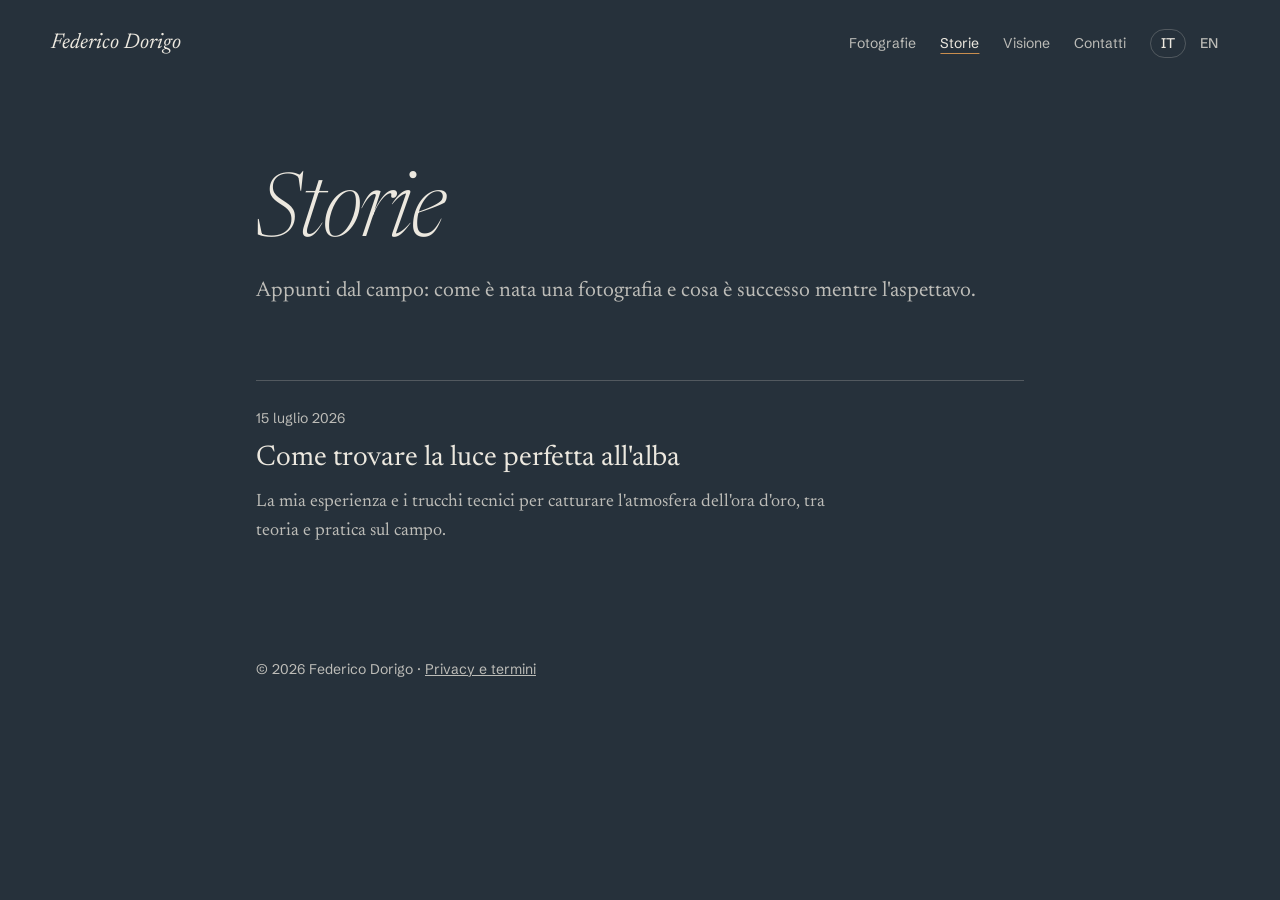
<file: blog/blog.html>
<!DOCTYPE html>
<html lang="it" data-title-en="Stories | Federico Dorigo">
<head>
    <meta charset="UTF-8">
    <meta name="viewport" content="width=device-width, initial-scale=1.0">
    <title>Storie | Federico Dorigo</title>

    <link rel="preconnect" href="https://fonts.googleapis.com">
    <link rel="preconnect" href="https://fonts.gstatic.com" crossorigin>
    <link href="https://fonts.googleapis.com/css2?family=Newsreader:ital,opsz,wght@0,6..72,200..700;1,6..72,200..700&family=Schibsted+Grotesk:wght@400;500;600&display=swap" rel="stylesheet">

    <link rel="stylesheet" href="../assets/css/style.css">
</head>
<body class="page-blog" data-tone="fog">

    <header class="site-header">
        <a class="wordmark" href="../index.html">Federico Dorigo</a>
        <nav class="site-nav" aria-label="Principale" data-en-aria-label="Main">
            <a href="../index.html#giornata" data-en="Photographs">Fotografie</a>
            <a href="blog.html" aria-current="page" data-en="Stories">Storie</a>
            <a href="../index.html#visione" data-en="About">Visione</a>
            <a href="../index.html#contatti" data-en="Contact">Contatti</a>
        </nav>
        <div class="lang-switch" role="group" aria-label="Lingua" data-en-aria-label="Language">
            <button type="button" data-lang="it" aria-pressed="true">IT</button>
            <button type="button" data-lang="en" aria-pressed="false">EN</button>
        </div>
    </header>

    <main class="blog">
        <header>
            <h1 data-en="Stories">Storie</h1>
            <p data-en="Notes from the field: how a photograph was made, and what happened while waiting for it.">Appunti dal campo: come è nata una fotografia e cosa è successo mentre l'aspettavo.</p>
        </header>

        <!-- Duplica questo blocco per ogni nuovo articolo -->
        <article class="post">
            <time datetime="2026-07-15" data-en="15 July 2026">15 luglio 2026</time>
            <h2><a href="il-mio-primo-articolo.html" data-en="How to find the right light at dawn">Come trovare la luce perfetta all'alba</a></h2>
            <p data-en="My experience and the technical tricks for catching the atmosphere of the golden hour, between theory and practice in the field.">La mia esperienza e i trucchi tecnici per catturare l'atmosfera dell'ora d'oro, tra teoria e pratica sul campo.</p>
        </article>

        <p class="colophon">&copy; 2026 Federico Dorigo · <a href="../privacy.html" data-en="Privacy and terms">Privacy e termini</a></p>
    </main>

    <script src="../assets/js/script.js"></script>
</body>
</html>
</file>
<file: assets/css/style.css>
/* ==========================================
   TOKEN
   La pagina segue la luce delle fotografie:
   nebbia, prato, foglie secche, tramonto, notte.
   ========================================== */
:root {
    --fog: #26313B;
    --moss: #2F3A26;
    --rust: #5A3320;
    --dusk: #5E4019;
    --night: #1A1712;
    --paper: #ECE8DF;
    --amber: #C98E4E;

    --bg: var(--fog);
    --text: var(--paper);
    --text-soft: color-mix(in srgb, var(--paper) 76%, transparent);
    --rule: color-mix(in srgb, var(--paper) 22%, transparent);

    --serif: 'Newsreader', Georgia, serif;
    --sans: 'Schibsted Grotesk', system-ui, sans-serif;

    /* Scala tipografica (quarta giusta, 1.333) */
    --fs-small: 0.875rem;
    --fs-body: 1.125rem;
    --fs-lead: 1.333rem;
    --fs-h3: 1.777rem;
    --fs-display: clamp(3.5rem, 11vw, 9rem);

    --gutter: clamp(16px, 4vw, 56px);
    --measure: 1320px;
    --tone-duration: 1.6s;
}

/* Registrata come colore, così il cambio di tono sfuma anche nei gradienti */
@property --bg {
    syntax: '<color>';
    inherits: true;
    initial-value: #26313B;
}

body[data-tone="fog"]   { --bg: var(--fog); }
body[data-tone="moss"]  { --bg: var(--moss); }
body[data-tone="rust"]  { --bg: var(--rust); }
body[data-tone="dusk"]  { --bg: var(--dusk); }
body[data-tone="night"] { --bg: var(--night); }

*, *::before, *::after { box-sizing: border-box; }

* { margin: 0; }

html {
    scroll-behavior: smooth;
    -webkit-text-size-adjust: 100%;
}

body {
    background-color: var(--bg);
    color: var(--text);
    font-family: var(--serif);
    font-size: var(--fs-body);
    font-optical-sizing: auto;
    line-height: 1.6;
    overflow-x: hidden;
    transition: --bg var(--tone-duration) ease;
}

img { display: block; max-width: 100%; height: auto; }

a { color: inherit; }

:focus-visible {
    outline: 2px solid var(--paper);
    outline-offset: 4px;
}

.skip-link {
    position: absolute;
    left: var(--gutter);
    top: -100px;
    z-index: 100;
    padding: 0.5rem 1rem;
    background: var(--paper);
    color: var(--night);
    font-family: var(--sans);
    font-size: var(--fs-small);
}

.skip-link:focus { top: 1rem; }

/* ==========================================
   INTESTAZIONE
   ========================================== */
.site-header {
    position: absolute;
    inset: 0 0 auto 0;
    z-index: 10;
    display: grid;
    grid-template-columns: 1fr auto;
    grid-template-areas:
        "mark lang"
        "nav  nav";
    gap: 0.75rem 1.5rem;
    align-items: baseline;
    padding: 1.25rem var(--gutter);
    font-family: var(--sans);
    font-size: var(--fs-small);
}

@media (min-width: 760px) {
    .site-header {
        grid-template-columns: 1fr auto auto;
        grid-template-areas: "mark nav lang";
        padding-top: 1.75rem;
    }
}

.wordmark {
    grid-area: mark;
    font-family: var(--serif);
    font-size: var(--fs-lead);
    font-style: italic;
    text-decoration: none;
    line-height: 1;
}

.site-nav {
    grid-area: nav;
    display: flex;
    flex-wrap: wrap;
    gap: 0.25rem 1.5rem;
}

.site-nav a {
    color: var(--text-soft);
    text-decoration: none;
    padding-block: 0.25rem;
}

.site-nav a:hover,
.site-nav a[aria-current="page"] {
    color: var(--text);
    text-decoration: underline;
    text-decoration-color: var(--amber);
    text-underline-offset: 0.35em;
}

.lang-switch {
    grid-area: lang;
    display: flex;
    gap: 0.25rem;
}

.lang-switch button {
    font: inherit;
    font-weight: 500;
    color: var(--text-soft);
    background: none;
    border: 1px solid transparent;
    border-radius: 999px;
    padding: 0.15rem 0.6rem;
    cursor: pointer;
}

.lang-switch button[aria-pressed="true"] {
    color: var(--text);
    border-color: var(--rule);
}

/* ==========================================
   INGRESSO
   ========================================== */
.hero {
    position: relative;
    min-height: max(560px, 100svh);
    display: flex;
    align-items: flex-end;
    overflow: hidden;
}

.hero-img {
    position: absolute;
    inset: 0;
    width: 100%;
    height: 100%;
    object-fit: cover;
    object-position: 55% 50%;
}

/* La foto sfuma nel colore della pagina, così la nebbia continua sotto */
.hero::after {
    content: '';
    position: absolute;
    inset: 0;
    background:
        linear-gradient(to top, var(--bg) 0%, color-mix(in srgb, var(--bg) 55%, transparent) 30%, transparent 60%),
        linear-gradient(to bottom, color-mix(in srgb, var(--fog) 60%, transparent) 0%, transparent 25%);
}

.hero-text {
    position: relative;
    z-index: 1;
    width: 100%;
    max-width: calc(var(--measure) + 2 * var(--gutter));
    margin-inline: auto;
    padding: 0 var(--gutter) clamp(2.5rem, 7vw, 5rem);
}

.hero h1 {
    font-size: var(--fs-display);
    font-weight: 250;
    font-variation-settings: "opsz" 72;
    line-height: 0.92;
    letter-spacing: -0.025em;
    margin-bottom: 1.5rem;
}

.hero-lede {
    font-size: var(--fs-lead);
    line-height: 1.4;
    max-width: 30ch;
    margin-bottom: 2rem;
}

.field-note {
    font-style: italic;
    font-size: var(--fs-small);
    color: var(--text-soft);
    line-height: 1.5;
}

/* ==========================================
   LA GIORNATA
   ========================================== */
.chapter {
    max-width: calc(var(--measure) + 2 * var(--gutter));
    margin-inline: auto;
    padding: clamp(5rem, 12vw, 10rem) var(--gutter) 0;
}

.chapter-head {
    display: flex;
    flex-wrap: wrap;
    align-items: baseline;
    justify-content: space-between;
    gap: 0.5rem 2rem;
    margin-bottom: clamp(1.5rem, 3vw, 2.5rem);
}

.chapter-head h2 {
    font-size: var(--fs-display);
    font-weight: 250;
    font-style: italic;
    font-variation-settings: "opsz" 72;
    line-height: 0.9;
    letter-spacing: -0.03em;
}

.chapter-head p {
    font-size: var(--fs-lead);
    color: var(--text-soft);
    max-width: 28ch;
}

.photo-open {
    display: block;
    width: 100%;
    padding: 0;
    border: 0;
    background: color-mix(in srgb, var(--paper) 6%, transparent);
    cursor: zoom-in;
}

.photo-open img {
    width: 100%;
    aspect-ratio: 3 / 2;
    object-fit: cover;
}

.photo figcaption {
    display: flex;
    flex-direction: column;
    padding-top: 0.875rem;
    max-width: 60ch;
}

.photo-title {
    font-size: var(--fs-body);
    line-height: 1.35;
}

.photo-species {
    font-size: var(--fs-small);
    color: var(--text-soft);
}

.photo--lead figcaption { padding-top: 1.125rem; }

.photo--lead .photo-title { font-size: var(--fs-lead); }

.photo-row {
    display: grid;
    grid-template-columns: 1fr;
    gap: 2.5rem var(--gutter);
    margin-top: clamp(2.5rem, 6vw, 5rem);
}

@media (min-width: 700px) {
    .photo-row { grid-template-columns: repeat(3, 1fr); }
}

/* ==========================================
   VISIONE
   ========================================== */
.about {
    padding: clamp(7rem, 16vw, 13rem) var(--gutter) clamp(4rem, 10vw, 8rem);
}

.about-inner {
    max-width: 38rem;
    margin-inline: auto;
}

.about h2 {
    font-size: clamp(2rem, 4.5vw, 3rem);
    font-weight: 300;
    font-variation-settings: "opsz" 60;
    line-height: 1.1;
    letter-spacing: -0.015em;
    margin-bottom: 2rem;
}

.about p {
    line-height: 1.7;
}

.about blockquote {
    margin-top: 2rem;
    padding-left: 1.25rem;
    border-left: 1px solid var(--amber);
}

.about blockquote p {
    font-style: italic;
    font-size: var(--fs-lead);
    line-height: 1.45;
    color: var(--text-soft);
}

/* ==========================================
   CONTATTI
   ========================================== */
.contact {
    border-top: 1px solid var(--rule);
    padding: clamp(4rem, 10vw, 8rem) var(--gutter) 2rem;
}

.contact-inner {
    max-width: var(--measure);
    margin-inline: auto;
    display: grid;
    grid-template-columns: 1fr;
    gap: 3.5rem;
}

@media (min-width: 860px) {
    .contact-inner { grid-template-columns: 1fr 1fr; gap: var(--gutter); }
}

.contact h2 {
    font-size: clamp(2.5rem, 6vw, 4.5rem);
    font-weight: 250;
    font-style: italic;
    font-variation-settings: "opsz" 72;
    line-height: 1;
    letter-spacing: -0.02em;
    margin-bottom: 1.25rem;
}

.contact-info > p {
    font-size: var(--fs-lead);
    line-height: 1.45;
    color: var(--text-soft);
    max-width: 30ch;
    margin-bottom: 2.5rem;
}

.contact-list {
    display: grid;
    gap: 1rem;
}

.contact-list div {
    display: grid;
    grid-template-columns: 7rem 1fr;
    gap: 1rem;
    align-items: baseline;
}

.contact-list dt {
    font-family: var(--sans);
    font-size: var(--fs-small);
    color: var(--text-soft);
}

.contact-list a {
    text-decoration-color: var(--amber);
    text-underline-offset: 0.3em;
    overflow-wrap: anywhere;
}

.contact-form {
    display: flex;
    flex-direction: column;
    font-family: var(--sans);
    font-size: var(--fs-small);
}

.contact-form label {
    color: var(--text-soft);
    margin-bottom: 0.35rem;
}

.contact-form input,
.contact-form textarea {
    font-family: var(--serif);
    font-size: var(--fs-body);
    color: var(--text);
    background: transparent;
    border: 0;
    border-bottom: 1px solid var(--rule);
    border-radius: 0;
    padding: 0.4rem 0 0.6rem;
    margin-bottom: 1.75rem;
    resize: vertical;
}

.contact-form input:focus-visible,
.contact-form textarea:focus-visible {
    outline: none;
    border-bottom-color: var(--paper);
    box-shadow: 0 1px 0 0 var(--paper);
}

.btn {
    align-self: flex-start;
    font-family: var(--sans);
    font-size: var(--fs-small);
    font-weight: 600;
    color: var(--night);
    background: var(--paper);
    border: 0;
    border-radius: 999px;
    padding: 0.8rem 1.6rem;
    cursor: pointer;
}

.btn:hover { background: var(--amber); }

.colophon {
    max-width: var(--measure);
    margin: clamp(4rem, 10vw, 7rem) auto 0;
    font-family: var(--sans);
    font-size: var(--fs-small);
    color: var(--text-soft);
}

/* ==========================================
   LIGHTBOX
   ========================================== */
.lightbox {
    width: 100vw;
    max-width: 100vw;
    height: 100dvh;
    max-height: 100dvh;
    padding: var(--gutter);
    border: 0;
    background: color-mix(in srgb, var(--night) 97%, transparent);
    color: var(--paper);
}

.lightbox[open] {
    display: grid;
    grid-template-rows: 1fr auto auto;
    justify-items: center;
    gap: 1rem;
}

.lightbox::backdrop { background: var(--night); }

.lightbox-img {
    min-height: 0;
    max-width: 100%;
    max-height: 100%;
    object-fit: contain;
    align-self: center;
}

.lightbox-caption {
    font-size: var(--fs-body);
    text-align: center;
}

.lightbox-caption span { color: var(--text-soft); font-size: var(--fs-small); }

.lightbox-controls {
    display: flex;
    gap: 0.5rem;
    font-family: var(--sans);
    font-size: var(--fs-small);
}

.lightbox-controls button {
    font: inherit;
    color: var(--paper);
    background: none;
    border: 1px solid var(--rule);
    border-radius: 999px;
    padding: 0.45rem 1rem;
    cursor: pointer;
}

.lightbox-controls button:hover { border-color: var(--paper); }

/* ==========================================
   STORIE (blog)
   ========================================== */
.page-blog .site-header { position: static; }

.blog {
    max-width: calc(48rem + 2 * var(--gutter));
    margin-inline: auto;
    padding: clamp(3rem, 8vw, 6rem) var(--gutter) clamp(5rem, 10vw, 8rem);
}

.blog > header { margin-bottom: clamp(3rem, 6vw, 4.5rem); }

.blog h1 {
    font-size: clamp(3rem, 8vw, 5.5rem);
    font-weight: 250;
    font-style: italic;
    font-variation-settings: "opsz" 72;
    line-height: 0.95;
    letter-spacing: -0.025em;
    margin-bottom: 1rem;
}

.blog > header p {
    font-size: var(--fs-lead);
    color: var(--text-soft);
}

.post {
    border-top: 1px solid var(--rule);
    padding-top: 1.5rem;
}

.post time {
    font-family: var(--sans);
    font-size: var(--fs-small);
    color: var(--text-soft);
}

.post h2 {
    font-size: var(--fs-h3);
    font-weight: 400;
    line-height: 1.2;
    margin: 0.5rem 0 0.75rem;
}

.post h2 a { text-decoration: none; }

.post h2 a:hover {
    text-decoration: underline;
    text-decoration-color: var(--amber);
    text-underline-offset: 0.2em;
}

.post p { color: var(--text-soft); max-width: 60ch; }

/* ==========================================
   PRIVACY E TERMINI
   Entrambe le lingue sono nel markup: si vede quella di <html lang>.
   ========================================== */
html:not([lang="en"]) .legal-lang[lang="en"],
html[lang="en"] .legal-lang[lang="it"] { display: none; }

.legal .legal-meta {
    font-family: var(--sans);
    font-size: var(--fs-small);
    margin-top: 1rem;
}

.legal-toc {
    display: flex;
    flex-wrap: wrap;
    gap: 0.5rem 1.5rem;
    font-family: var(--sans);
    font-size: var(--fs-small);
    margin-bottom: clamp(2.5rem, 5vw, 3.5rem);
}

.legal section {
    border-top: 1px solid var(--rule);
    padding-top: 1.5rem;
    margin-bottom: clamp(3rem, 6vw, 4.5rem);
    scroll-margin-top: 2rem;
}

.legal h2 {
    font-size: var(--fs-h3);
    font-weight: 400;
    line-height: 1.2;
    margin-bottom: 1.5rem;
}

.legal h3 {
    font-family: var(--sans);
    font-size: var(--fs-small);
    font-weight: 600;
    letter-spacing: 0.06em;
    text-transform: uppercase;
    margin: 2.25rem 0 0.75rem;
}

.legal h4 {
    font-size: var(--fs-body);
    font-weight: 500;
    font-style: italic;
    margin: 1.75rem 0 0.5rem;
}

.legal section p,
.legal section li {
    color: var(--text-soft);
    max-width: 65ch;
}

.legal section p + p { margin-top: 0.75rem; }

.legal ul {
    padding-left: 1.25rem;
    display: grid;
    gap: 0.5rem;
}

.legal strong { color: var(--text); font-weight: 500; }

.legal code {
    font-family: ui-monospace, Consolas, monospace;
    font-size: 0.85em;
    overflow-wrap: anywhere;
}

.legal a { text-decoration-color: var(--amber); text-underline-offset: 0.2em; }

.colophon a { color: inherit; }

/* ==========================================
   MOVIMENTO RIDOTTO
   ========================================== */
@media (prefers-reduced-motion: reduce) {
    html { scroll-behavior: auto; }
    body { transition: none; }
}
</file>
